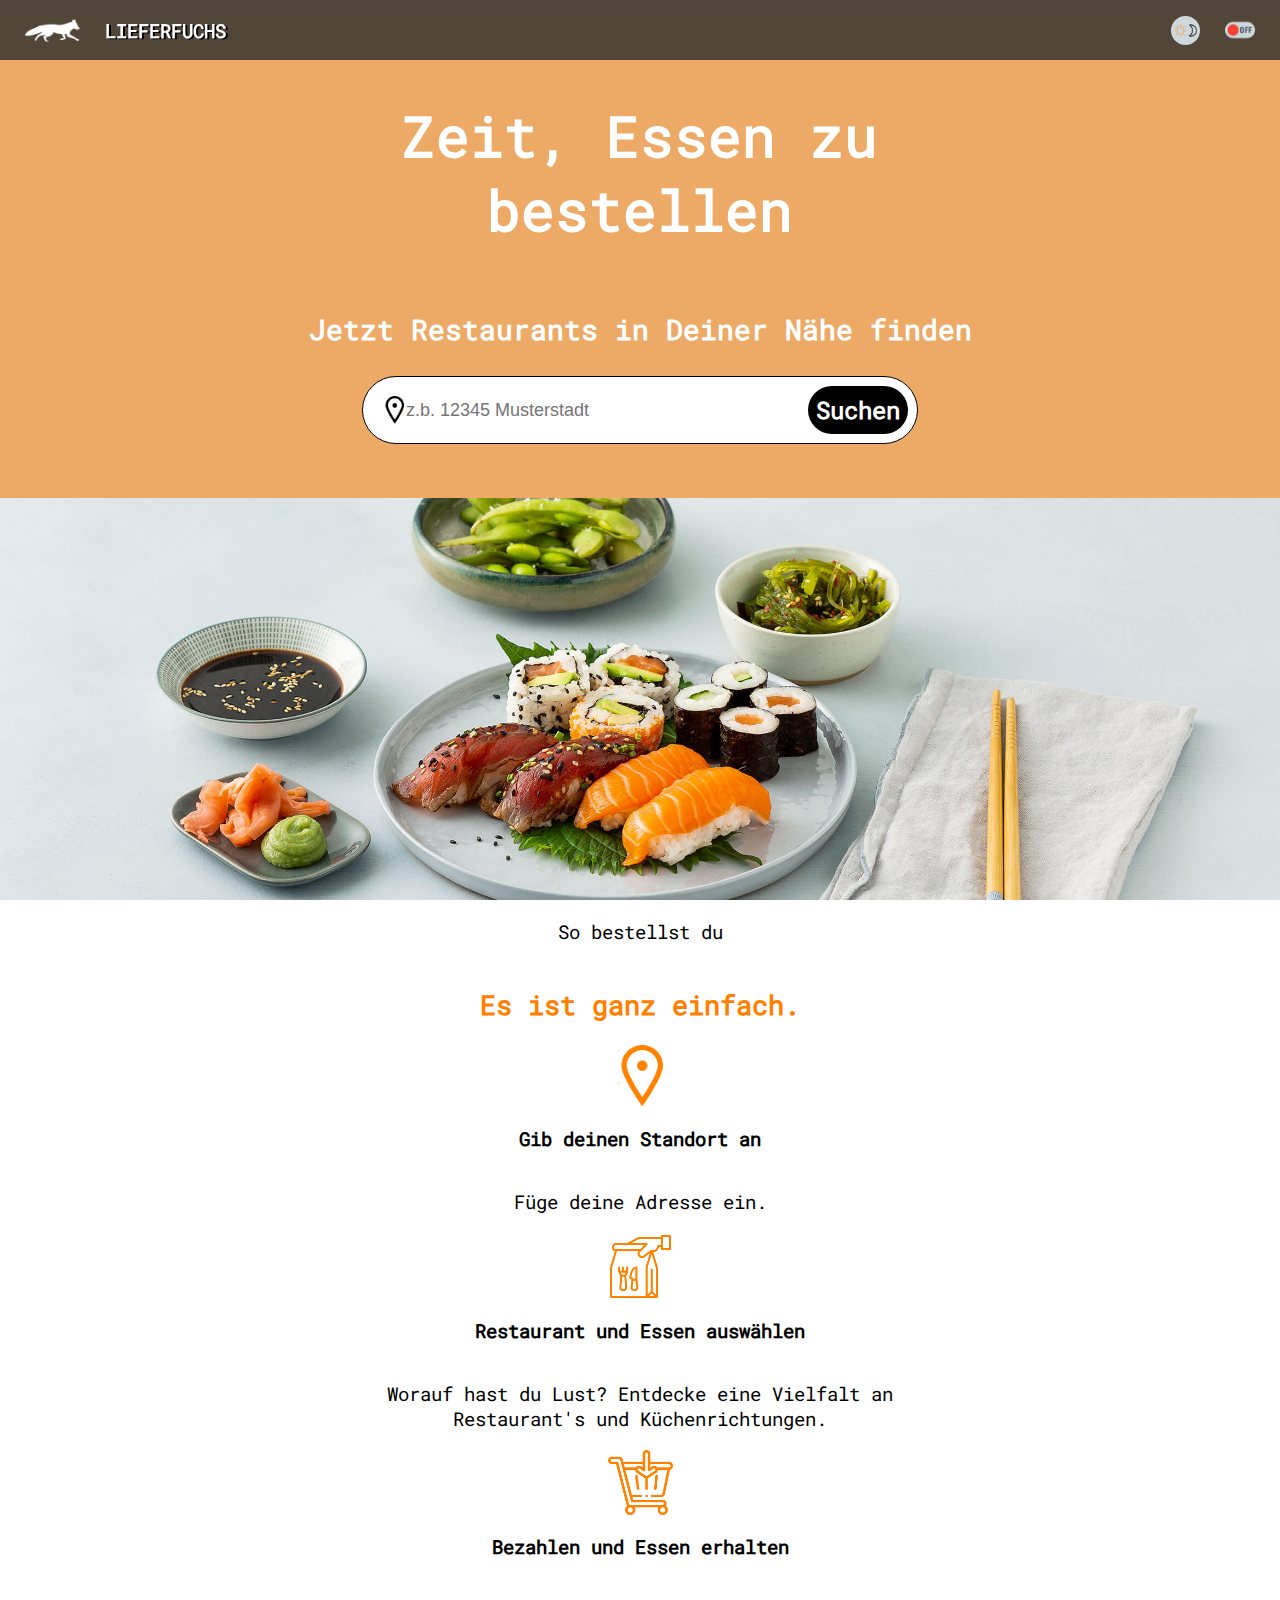
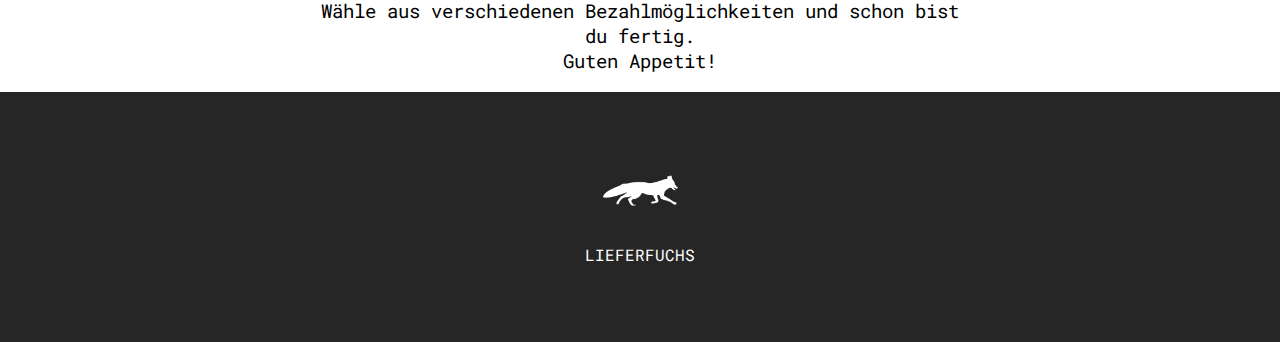
<file: index.html>
<!DOCTYPE html>
<html lang="de">
<head>
    <meta charset="UTF-8">
    <meta http-equiv="X-UA-Compatible" content="IE=edge">
    <meta name="viewport" content="width=device-width, initial-scale=1.0">
    <link rel="stylesheet" href="assets/css/style.css">
    <link rel="stylesheet" href="assets/css/main.css">
    <link rel="stylesheet" href="assets/css/media.css">
    <script src="./assets/javascript/main.js"></script>
    <title>Fake Delivery</title>
</head>
<body>
    <!--Navbar Index Top-->
    <div w3-include-html="./assets/template/navbar-top-index.html"></div>
    <!--header-->
    <div w3-include-html="./assets/template/header.html"></div>
    <!--Index Content-->
    <div w3-include-html="./assets/template/content-index.html"></div>
    <!--Footer-->
    <div w3-include-html="./assets/template/footer.html"></div>
    <script>includeHTML();</script>

</body>
</html>
</file>
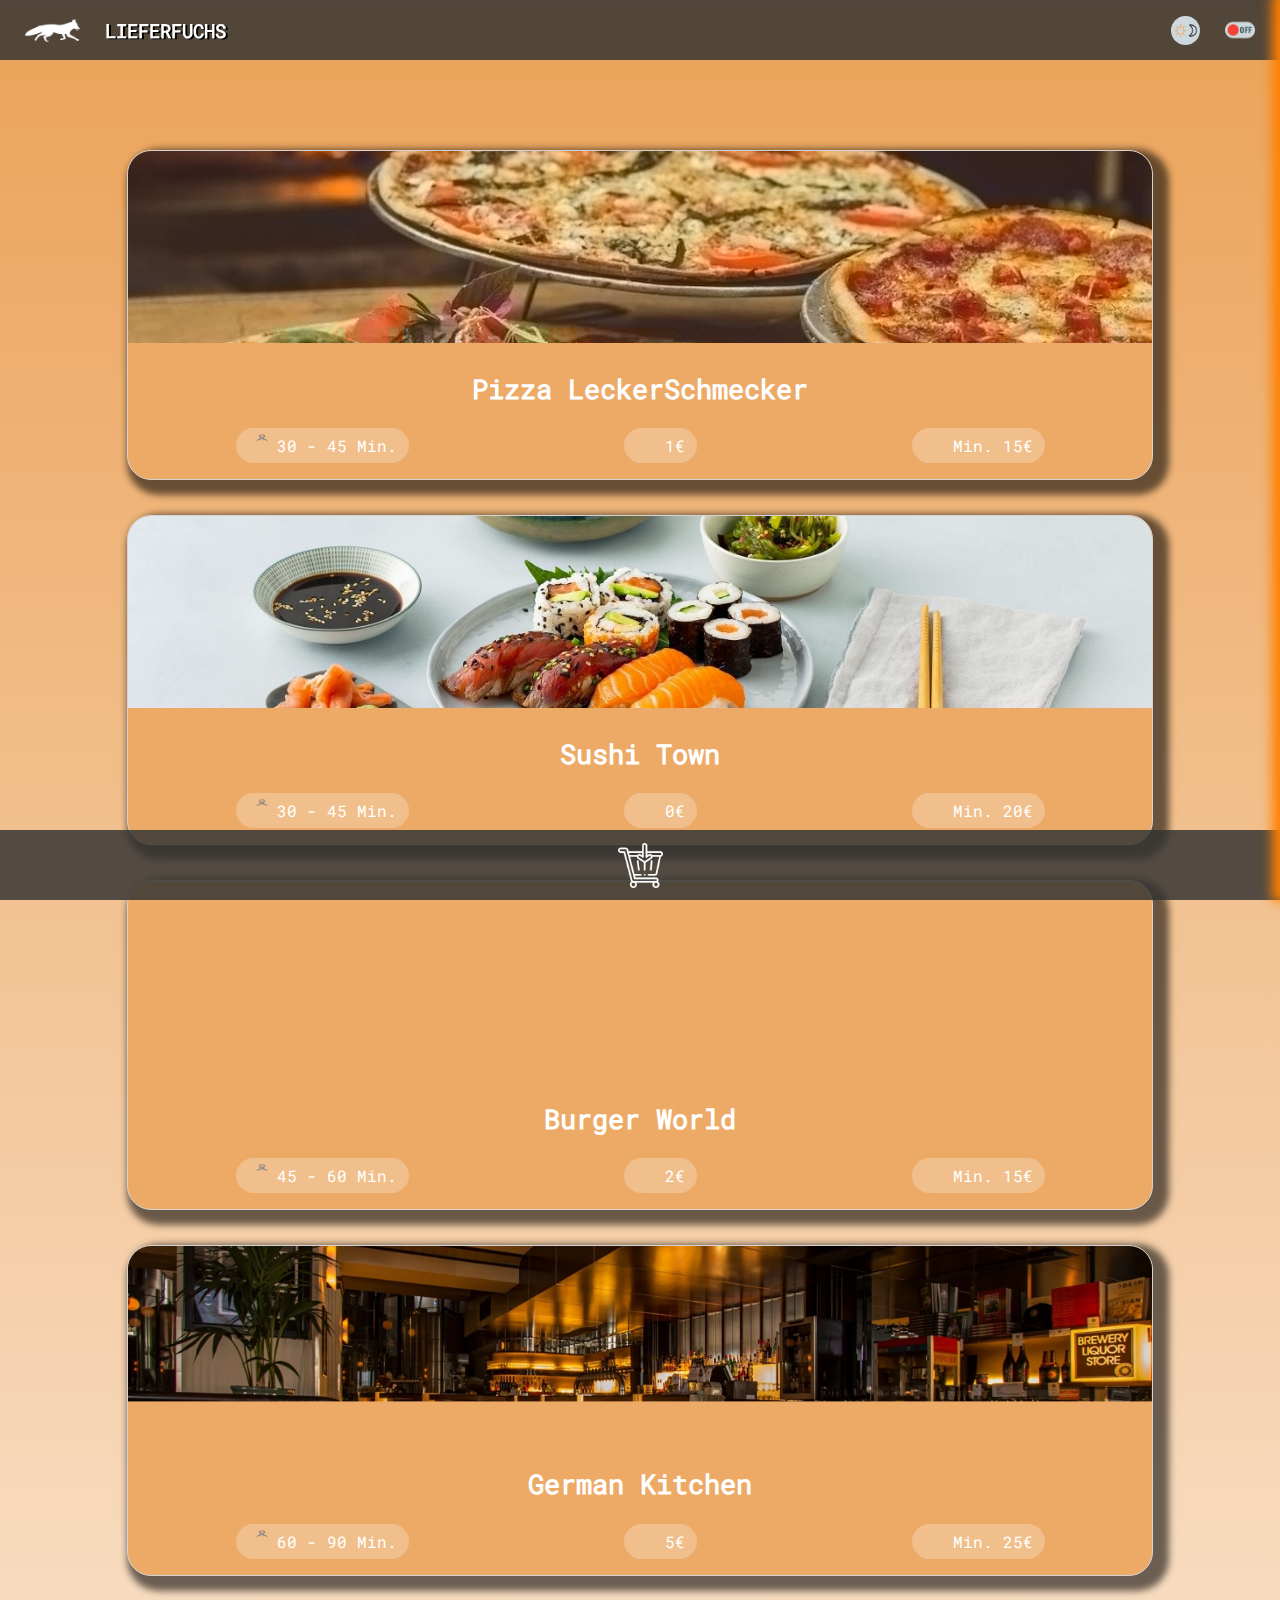
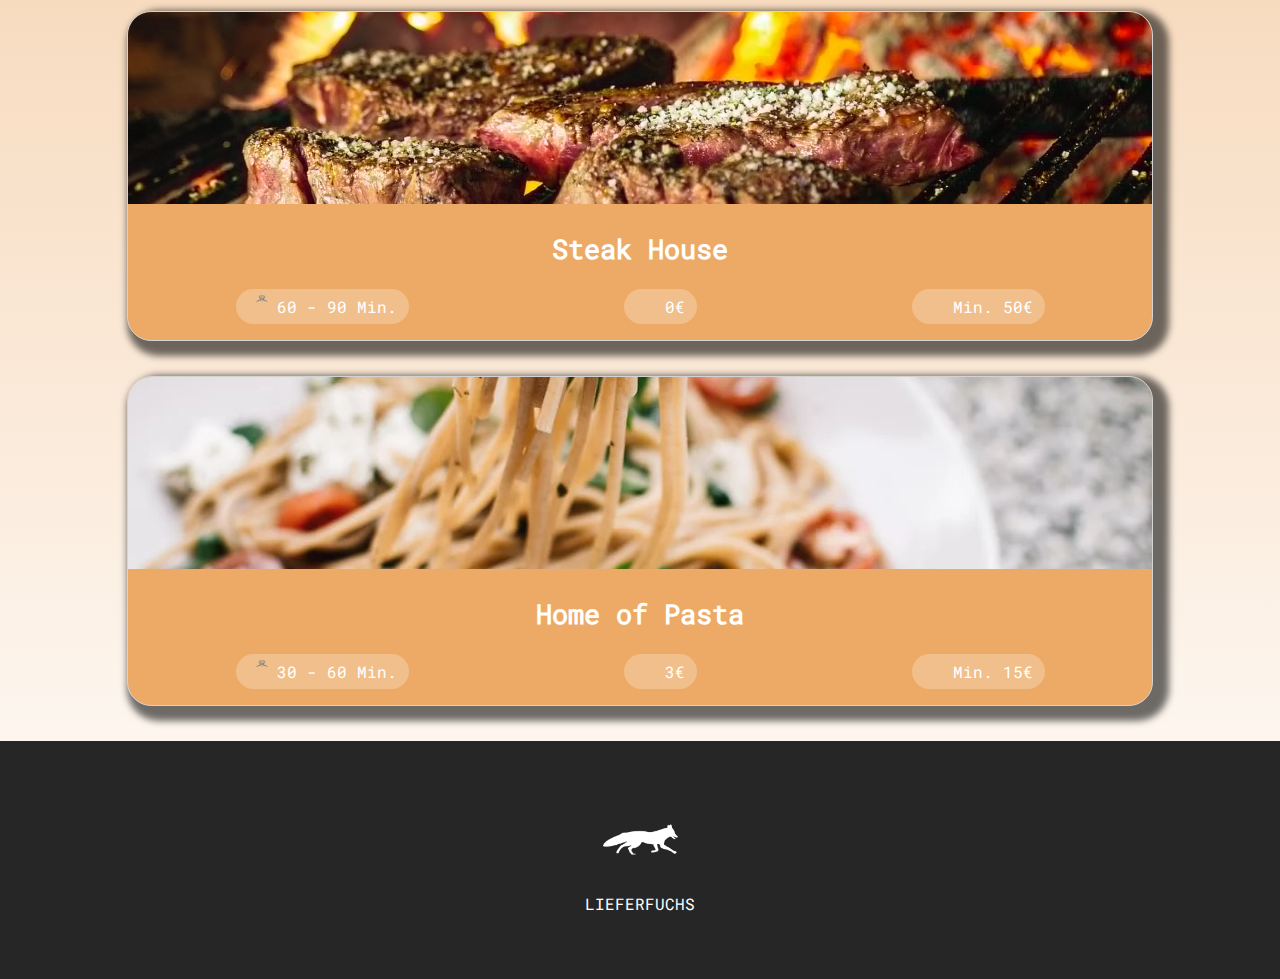
<file: restaurant-list.html>
<!DOCTYPE html>
<html lang="de">
<head>
    <meta charset="UTF-8">
    <meta http-equiv="X-UA-Compatible" content="IE=edge">
    <meta name="viewport" content="width=device-width, initial-scale=1.0">
    <link rel="stylesheet" href="assets/css/style.css">
    <link rel="stylesheet" href="assets/css/main.css">
    <link rel="stylesheet" href="assets/css/media.css">
    <script src="assets/javascript/main.js"></script>
    <script src="assets/javascript/html.js"></script>
    <script src="assets/javascript/shopping-basket.js"></script>
    <title>Fake Delivery</title>
</head>
<body>
    <!--Navbar Index Top-->
    <div w3-include-html="./assets/template/navbar-top-index.html"></div>
    <!--Navbar Restaurant List -->
    <div w3-include-html="./assets/template/navbar-restaurant-list.html"></div>
    <!--Restaurant List-->
    <div>
        <div w3-include-html="./assets/template/restaurant-list.html"></div>
        <!--Shopping Basket-->
        <div w3-include-html="./assets/template/shopping-basket.html"></div>
    </div> 
    <div w3-include-html="./assets/template/basket-bottom-button.html"></div>
    <!--payWall-->
    <div w3-include-html="./assets/template/pay-overlay.html"></div>
    <!--Footer-->
    <div w3-include-html="./assets/template/footer.html"></div>
    <script>
        includeHTML(); 
        getRestaurantData();
    </script>
</body>
</html>
</file>
<file: assets/css/style.css>
@font-face {
    font-family: 'Roboto Mono';
    font-style: normal;
    font-weight: 400;
    src: local(''),
         url('../fonts/roboto-mono-v22-latin-regular.woff2') format('woff2'), /* Chrome 26+, Opera 23+, Firefox 39+ */
         url('../fonts/roboto-mono-v22-latin-regular.woff') format('woff'); /* Chrome 6+, Firefox 3.6+, IE 9+, Safari 5.1+ */
}


@keyframes myAnim {
	0% {
		animation-timing-function: ease-in;
		opacity: 1;
		transform: translateX(0px);
	}

	24% {
		opacity: 1;
	}

	40% {
		animation-timing-function: ease-in;
		transform: translateX(15px);
	}

	65% {
		animation-timing-function: ease-in;
		transform: translateX(15px);
	}

	82% {
		animation-timing-function: ease-in;
		transform: translateX(6.5px);
	}

	93% {
		animation-timing-function: ease-in;
		transform: translateX(4px);
	}

	25%,
	55%,
	75%,
	87%,
	98% {
		animation-timing-function: ease-out;
		transform: translateX(0px);
	}

	100% {
		animation-timing-function: ease-out;
		opacity: 1;
		transform: translateX(0px);
	}
}



body{
    margin: 0;
    font-family: 'Roboto Mono';
    background: linear-gradient(to bottom, rgb(235, 162, 88) 0%, rgba(0, 0, 0, 0) 100%);
}

html{
    scroll-behavior: smooth;
}

.txt-border{
    color: #FFFFFF;
    text-shadow: 2px 2px 0 #dda434, 2px -2px 0 #c39d23, -2px 2px 0 #b5a940, -2px -2px 0 #b5b540, 2px 0px 0 #b5ad40, 0px 2px 0 #b59540, -2px 0px 0 #b5ad40, 0px -2px 0 #b5ad40;
}

.navbar{
    position: fixed;
    top: 0;
    left: 0;
    right: 0;
    height: 60px;
    background-color: #333333d4;
    z-index: 1;
}

.navbar span{
    font-weight: bold;
    color: rgb(255, 255, 255);
    text-shadow: 2px 1px 0 #000000;
    font-size: 1.2rem;
}

.navbar a{
    text-decoration: none;
}

.margin-top-10{
    margin-top: 150px;
}

.navbar-menu-card{
    position: fixed;
    top: 60px;
    left: 0px;
    right: 0px;
    z-index: 1;
    padding: 15px;
    background-color: #333333d4;
    
}

.navbar-menu-card a{
    text-decoration: none;
    padding: 8px;
    border: solid 2px white;
    border-radius: 24px;
    color: white;
    background: linear-gradient(to top, rgb(110, 101, 91) 0%, rgba(0, 0, 0, 0) 100%);
    font-size: 1rem;
}

.navbar-menu-card a:hover{
    background-color: rgb(0 0 0 / 5%);
}

.logo-img{
    width: 55px;
    margin-left: 25px;
    margin-right: 25px;
    filter: invert(1);
}
.menu-btn-img{
    width: 30px;
    height: 30px;
    margin-right: 25px;
}

.dark-mode-icon{
    width: 25px;
    height: 25px;
    padding: 2px;
    margin-left: 25px;
    margin-right: 25px;
    border-radius: 100%;
    background-color: #cfd8dc;
}

.header{
    color: white;
    background-color: #edaa66;
    margin-top: 60px;
    max-height: calc(100vh - 60px);
}

.header h1 {
    font-size: 3.5rem;
}

.header p{
    font-size: 1.75rem;
}

.header-img{
    width: 100%;
    overflow-y: hidden;
    object-fit: cover; 
}

.location-search-container{
    border: 1px solid black;
    border-radius: 44px;
    padding: 9px;
    margin-bottom: 54px;
    background-color: white;

}

.location-search-container input{
    width: 400px;
    border: none;
    outline: none;
    font-size: 18px;

}

.location-search-container a{
    border-radius: 44px;
    font-size: 1.5rem;
    font-weight: bold;
    padding: 8px;
    background-color: black;
    color: white;
    text-decoration: none;

}

.location-img{
    width: 20px;
    height: 30px;
    object-fit: contain;
    margin-left: 12px;

}

.index-content-container{
    background-color: white;
    color: black;
}

.index-content-container h2{
    font-size: 1.7rem;
    color: #ff8000;
}

.index-content-container p{
    font-size: 1.2rem;
}

.take-away-img{
    width: 65px;
    filter: invert(45%) sepia(97%) saturate(1588%) hue-rotate(3deg) brightness(108%) contrast(102%);

}

.location-content-img{
    width: 45px;
    filter: invert(45%) sepia(97%) saturate(1588%) hue-rotate(3deg) brightness(108%) contrast(102%);
}

.location-header-img{
    width: 25px;
    margin-right: 24px;
    filter: invert(1);
}

.location-content-img img{
    margin-top: 12px;
    margin-bottom: 12px;
}

.footer{
    min-height: 250px;
    background-color: #262626;
    color: white;
}

.footer img{
    width: 75px;
    filter: invert(1);
    object-fit: contain;
}

.mt-80px{
    margin-top: 80px;
}

.restaurant-info{
    background: #f1bf8b;
    padding: 6px 12px;
    border-radius: 30px;
    font-size: 1rem;
}

.restaurant-card-img{
    width: 100%;
    height: 12rem;
    object-fit: cover;
}

.restaurant-card{
    width: 80%;
    border: solid 1px lightgray;
    border-radius: 24px;
    padding-bottom: 16px;
    margin-bottom: 35px;
    overflow: hidden;
    background-color: #edaa66;
    color: white;
    -webkit-box-shadow: 8px 7px 7px 8px rgba(0,0,0,0.57); 
    box-shadow: 8px 7px 7px 8px rgba(0,0,0,0.57);
}

.restaurant-card h1{
    font-size: 2.2rem;
}

.restaurant-card h2{
    font-size: 1.7rem;
}

.restaurant-card h3{
    font-size: 3rem;
    font-family: "Brush Script MT";
    text-shadow: 4px 4px 6px black;
}

.basket-cross{
    display: none;
    width: 25px;
    height: 25px;
    margin-top: 12px;
}

.relative{
    position: relative;
}

.restaurant-image-container img{
    width: 23px;
    margin-right: 6px;
}

.current-rest-img{
    height: 8rem;
    width: 100%;
    object-fit: cover;
}

.add-to-basket-img{
    width: 25px;
    padding-right: 24px;
    padding-top: 16px;
    filter: invert(1);
}

.basket-course{
    margin-left: 8px;
}

.menu-item-container{
    border: solid 1px lightgray;
    border-radius: 24px;
    margin-left: 16px;
    margin-bottom: 16px;
    margin-right: 16px;
    padding-bottom: 16px;
    overflow: hidden;
}

.menu-item-container:hover{
    background-color: rgba(0,0,0,5%);
    border-color: grey;

}

.basket-img{
    width: 75px;
}

.shopping-basket-container{
    position: fixed;
    top: 0;
    right: 0;
    bottom: 0;
    transform: translate(100%, 0px);
    width: 50%;
    background-color: white;
    -webkit-box-shadow: -4px -3px 11px 4px #ff8000; 
    box-shadow: -4px -3px 11px 4px #ff8000;
    z-index: 2;
}

.overlay {
    background-color: rgba(0,0,0,65%);
    position: fixed;
    top: 0;
    left: 0;
    bottom: 0;
    right: 0;
}

.overflow-hidden{
    overflow: hidden;
}

.padding-left-24px{
    padding-left: 24px;

}

.menu-arrow{
   
    width: 25px;
    padding: 9px;
    border-radius: 100%;
   
    overflow: hidden;
}

.basket-shadow{
    filter: invert(1);  
}

.bg-openbasket{
    background-color: #edaa66;
    position: fixed;
    top: 50%;
    right: 3%;
    border-radius: 100%;
    --webkit-box-shadow: 8px 7px 7px 8px rgb(0 0 0 / 57%);
    box-shadow: 8px 7px 7px 8px rgb(0 0 0 / 57%);

}


.animation{
    animation: myAnim 3s ease 0s 1000 normal forwards;
}


.darkModeActive{
    background: none;
    background-color: #3a3a3a; 
    color: #ddc9af;
}

.color-sand{
    filter: invert(52%) sepia(1%) saturate(0%) hue-rotate(60deg) brightness(97%) contrast(95%); 
}



.basketCart{
    border: 1px solid rgb(222, 215, 215);
    border-radius: 14px;
    background-color: rgba(0,0,0,5%);
    padding: 24px;
    max-width: 90%;
    margin-top: 9px;
    margin-bottom: 9px;
}

#basketContent{
    max-height: 50%;
    width: 80%;
    overflow-y: scroll;
    border: solid lightgrey;
    padding: 24px;
}

#basketCounter{
    /* display: flex;
    justify-content: center;
    align-items: center; */
    width: 15px;
    height: 15px;
    border: 1px solid #ff8000;
    border-radius: 100%;
    padding: 4px;
    font-size: 14px;
    color: white;
    background-color: #ff8000;
   
}

.basket-plus{
    width: 13px;
    padding: 4px;
    border: 1px solid rgb(222, 215, 215);
    border-radius: 14px;
    background-color: rgba(0,0,0,5%);
    margin-left: 10px;
}

.basket-minus{
    width: 13px;
    padding: 4px;
    border: 1px solid rgb(222, 215, 215);
    border-radius: 14px;
    background-color: rgba(0,0,0,5%);
    margin-left: 10px;
}

#payButton{
    font-size: 1.2rem;
    padding: 8px;
    background-color: #ff8000;
    color: white;
    font-weight: bold;
    border-radius: 24px;
    font-size: 1rem;
    margin-top: 18px;
    margin-bottom: 18px;
    border: none;
    padding: 12px 24px;
}

#payButton[disabled]{
    background-color: #eeeeee;
    cursor: default;
}
#minOrderContainer{
    margin-top: 16px;
}

#payMent{
    background: #ff8000;
    margin-top: 24px;
    width: 65%;
    display: flex;
    flex-direction: column;
    justify-content: space-between;
    padding: 24px;
    color: white;
    font-weight: bold;
    font-size: 18px;
    -webkit-box-shadow: 0px 0px 0px 5px #A0A0A0, inset 0px 10px 27px -8px #141414, inset 0px -10px 27px -8px #A31925, 5px 5px 15px 5px rgba(0,0,0,0); 
    box-shadow: 0px 0px 0px 5px #A0A0A0, inset 0px 10px 27px -8px #141414, inset 0px -10px 27px -8px #A31925, 5px 5px 15px 5px rgba(0,0,0,0);
    border-radius: 12px;

}

.totalsum-container{
    border-top: solid white;
    padding-top: 14px;
    margin-top: 14px;
}

.menu-bottom-container{
    position: fixed;
    bottom: 0;
    height: 70px;
    width: 100%;
    background-color: #333333d4;
    z-index: 1;
}

.basket-img-bottom{
    width: 45px;
    filter: invert(1);
}

.pay-overlay-container{
    position: fixed;
    top: 0;
    bottom: 0;
    left: 0;
    right: 0;
    background-color: rgba(0, 0, 0, 80%);
    z-index: 5;
    color: white;
}

/* Scrollbar */

::-webkit-scrollbar {
    width: 5px;
    height: 5px;
  }
  ::-webkit-scrollbar-button {
    width: 0px;
    height: 0px;
  }
  ::-webkit-scrollbar-thumb {
    background: #e1e1e1;
    border: 0px none #ffffff;
    border-radius: 50px;
  }
  ::-webkit-scrollbar-thumb:hover {
    background: #ffffff;
  }
  ::-webkit-scrollbar-thumb:active {
    background: #000000;
  }
  ::-webkit-scrollbar-track {
    background: #666666;
    border: 0px none #ffffff;
    border-radius: 50px;
  }
  ::-webkit-scrollbar-track:hover {
    background: #666666;
  }
  ::-webkit-scrollbar-track:active {
    background: #333333;
  }
  ::-webkit-scrollbar-corner {
    background: transparent;
  }
</file>
<file: assets/css/main.css>
body {
    margin: 0;
}

html{
    scroll-behavior: smooth;
}

.d-flex{
    display: flex;
}

.d-none{
    display: none;
}

.align-center{
    align-items: center;
}

.align-start{
    align-items: flex-start;
}

.align-end{
    align-items: flex-end;
}

.justify-center{
    justify-content: center;
}

.justify-start{
    justify-content: flex-start;
}

.justify-end{
    justify-content: flex-end;
}

.justify-around{
    justify-content: space-around;
}

.justify-between{
    justify-content: space-between;
}

.justify-evenly{
    justify-content: space-evenly;
}

.column{
    flex-direction: column;
}

.flex-wrap{
    flex-wrap: wrap;
}

.column-reverse{
    flex-direction: column-reverse;
}

.txt-center{
    text-align: center;
}

.txt-left{
    text-align: left;
}

.w-100{
    width: 100%;
}

.w-90{
    width: 90%;
}

.w-80{
    width: 80%;
}

.w-70{
    width: 70%;
}

.w-50{
    width: 50%; 
}

.w-30{
    width: 30%;
}

.h-100vh{
    height: 100vh;
}

.pointer{
    cursor: pointer;
}
</file>
<file: assets/css/media.css>
@media(max-width : 1024px){
    .header h1 {
        font-size: 3rem;
    }
    .header p{
        font-size: 1.5rem;
    }
    .restaurant-image-container img {
        width: 20px;
    }
   
}

@media(max-width : 768px){
    h1{
        font-size: 1.5rem;  
    }
    .header h1 {
        font-size: 2.5rem;
    }
    .header p{
        font-size: 1.2rem;
    }
    .location-search-container a{
        font-size: 1rem;
    }
    .location-search-container input {
        width: 300px;
    }   
    .index-content-container h2 {
        font-size: 1.5rem;
    } 
    .location-content-img {
        width: 35px;
    }
    .location-header-img {
        width: 16px;
    }
    .take-away-img {
        width: 45px;
    }
    .index-content-container p {
        font-size: 1rem;
    }
    .logo-img {
        width: 45px;
    }
    .navbar span {
        font-size: 0.9rem;
    }
    .dark-mode-icon {
        width: 20px;
        height: 20px;
    }
    .restaurant-card h2 {
        font-size: 1.5rem;
    }
    .basket-img {
        width: 55px;
    }
    .shopping-basket-container {
        width: 65%;
    }
    .menu-arrow {
        width: 20px;
    }
    .navbar-menu-card a {
        font-size: 0.75rem;
    }
    .navbar-menu-card a {
        padding: 6px
    }
    .restaurant-card h1 {
        font-size: 2rem;
    }
    .restaurant-info {
        font-size: 0.8rem;
    }
    .restaurant-card-img {
        height: 8rem;
    }
    .basket-img-bottom {
        width: 35px;
    }
    .menu-bottom-container {    
        height: 50px;
    }
    .basketCart{
        padding: 12px;
        font-size: 0.8rem;
    }
    .basket-minus{
        width: 8px;
    }
    .basket-plus{
        width: 8px;
    }

    #payMent{
        font-size: 0.9rem;
    }
    #minOrderContainer{
        font-size: 0.9rem;
    }

    .current-rest-img {
        height: 5.5rem;
    }
    .restaurant-card h3 {
        font-size: 2rem;
    }
}

@media(max-width : 425px){
    h1{
        font-size: 1.2rem;  
    }
    .mobile-hide{
        display: none;
    }
    .header h1 {
        font-size: 2rem;
    }
    .location-search-container input {
        width: 260px;
    }
    .header {
        margin-top: 45px;
        max-height: calc(100vh - 45px);
    }
    .header p {
        font-size: 1rem;
    }
    .location-search-container input {
        font-size: 1rem;
    }
    .location-search-container input {
        width: 220px;
    }
    .location-img {
        width: 15px;
    }
    .location-search-container input {
        font-size: 0.8rem;
    }
    .location-search-container a {
        font-size: 0.9rem;
    }
    .header p {
        font-size: 0.9rem;
    }
    .location-search-container {
        padding: 4px;
        
    }
    .location-search-container a {
        padding: 4px;
    }
    .index-content-container h2 {
        font-size: 1.3rem;
    }
    .index-content-container p {
        font-size: 1rem;
    }
    .location-content-img {
        width: 25px;
    }   
    .take-away-img {
        width: 35px;
    }
    .logo-img {
        width: 35px;
    }
    .location-header-img {
        width: 16px;
        margin-right: 12px;
    }
    .restaurant-card-img {
        height: 4.5rem;
    }
    .restaurant-card h2 {
        font-size: 1.35rem;
    }
    .restaurant-image-container img {
        width: 14px;
    }
    .restaurant-info {
        font-size: 0.7rem;
        text-shadow: 1px 1px 0px black;
    }
    .restaurant-card h1 {
        font-size: 1.25rem;
    }
    .restaurant-card h3 {
        font-size: 1.75rem;
    }
    .menu-item-container{
        font-size: 14px;
    }
    .menu-item-container {
        margin-left: 8px;
        margin-bottom: 8px;
        margin-right: 8px;
        padding-bottom: 16px;
    }
    .shopping-basket-container {
        width: 75%;
    }
    .navbar{
        height: 45px;
    }
    .navbar-menu-card {
        top: 45px;
        padding: 10px;
    }
    .navbar-menu-card a {
        padding: 4px;
    }
    .navbar-menu-card a {
        font-size: 0.6rem;
    }
    .margin-top-10 {
        margin-top: 105px;
    }
    .navbar span {
        font-size: 0.8rem;
    }
    .dark-mode-icon {
        width: 18px;
        height: 18px;
    }
    #basketContent {
        padding: 12px;
    }

}

@media(max-width: 375px){
    h1{
        font-size: 1rem;  
    }
    .location-search-container input {
        width: 200px;
    }

    .shopping-basket-container {
        width: 98%;
    }

    .navbar span {
        font-size: 0.65rem;
    }

    .location-header-img {
        width: 14px;
    }

    .dark-mode-icon {
        width: 16px;
        height: 16px;
    }

    .index-content-container p {
        font-size: 0.88rem;
    }

    .index-content-container h2 {
        font-size: 1.1rem;
    }

    .footer img {
        width: 50px;
    }

    .restaurant-card h2 {
        font-size: 1.1rem;
    }

    .restaurant-image-container img {
        width: 12px;
    }

    .restaurant-info {
        font-size: 0.65rem;
    }

    .basket-img-bottom {
        width: 25px;
    }

    .menu-bottom-container {
        height: 40px;
    }

    .basket-cross{
        display: flex;
    }

    #payMent {
        font-size: 0.75rem;
        padding: 14px;   
    }

    #minOrderContainer {
        font-size: 0.8rem;
    }
    .restaurant-card {
        box-shadow: none;
    }
        
}

@media (max-width: 320px){
    .header h1 {
        font-size: 1.7rem;
    }
    .header p {
        font-size: 0.75rem;
        margin-bottom: 30px;
    }
    .location-search-container {
        padding: 3px;
    }
    .location-search-container input {
        width: 175px;
    }
    .location-img {
        width: 13px;
    }
    .location-search-container input {
        font-size: 0.72rem;
    }
    .restaurant-card h1 {
        font-size: 1.1rem;
    }
    .menu-item-container {
        font-size: 12px;
    }
    .add-to-basket-img {
        width: 18px;
    }
    .basketCart {
        padding: 8px;
        font-size: 0.7rem;
    }
    .current-rest-img {
        height: 3.5rem;
    }
    
}

@media(max-width: 280px){
    .header h1 {
        font-size: 1.5rem;
    }
    .header p {
        font-size: 0.65rem;
    }
    .restaurant-card h2 {
        font-size: 1rem;
    }    
    .restaurant-info {
        padding: 2px;
    }
    .restaurant-card h1 {
        font-size: 1rem;
    }
    .navbar-menu-card a {
        font-size: 0.5rem;
    }
    .hide{
        display: none;
    }
}
</file>
